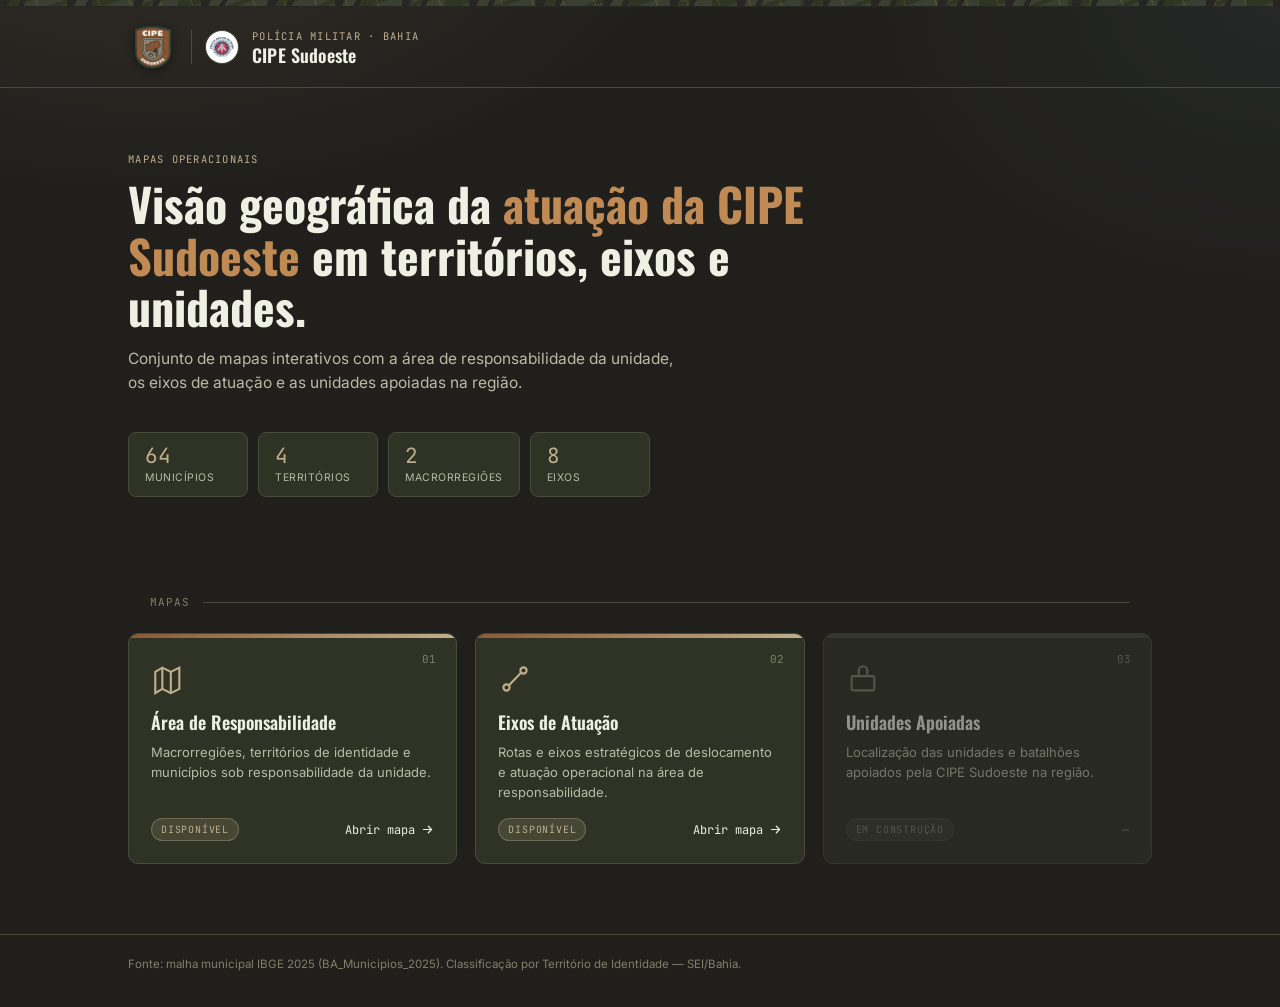
<file: index.html>
<!DOCTYPE html>
<html lang="pt-BR">
<head>
<meta charset="UTF-8">
<meta name="viewport" content="width=device-width, initial-scale=1.0">
<title>CIPE Sudoeste — Mapas Operacionais</title>
<link rel="preconnect" href="https://fonts.googleapis.com">
<link href="https://fonts.googleapis.com/css2?family=Oswald:wght@500;600;700&family=Inter:wght@400;500;600&family=JetBrains+Mono:wght@400;500&display=swap" rel="stylesheet">
<link rel="stylesheet" href="styles.css">
</head>
<body class="page-home">

<div class="camo-trim camo-bg"></div>
<header class="site-header">
  <div class="wrap">
    <img class="logo-cipe" src="img/logo-cipe.png" alt="CIPE Sudoeste">
    <div class="brand-divider"></div>
    <div class="logo-pmba-chip"><img src="img/logo-pmba.png" alt="Polícia Militar da Bahia"></div>
    <div class="brand-text">
      <div class="eyebrow">Polícia Militar · Bahia</div>
      <div class="title">CIPE Sudoeste</div>
    </div>
  </div>
</header>

<div class="wrap">
  <section class="hero">
    <div class="eyebrow">Mapas Operacionais</div>
    <h1>Visão geográfica da <em>atuação da CIPE Sudoeste</em> em territórios, eixos e unidades.</h1>
    <p>Conjunto de mapas interativos com a área de responsabilidade da unidade, os eixos de atuação e as unidades apoiadas na região.</p>

    <div class="hero-stats">
      <div class="hstat"><div class="n">64</div><div class="l">Municípios</div></div>
      <div class="hstat"><div class="n">4</div><div class="l">Territórios</div></div>
      <div class="hstat"><div class="n">2</div><div class="l">Macrorregiões</div></div>
      <div class="hstat"><div class="n">8</div><div class="l">Eixos</div></div>
    </div>
  </section>

  <div class="section-label with-rule">Mapas</div>

  <div class="grid">

    <div class="card active">
      <a class="card-link" href="area-responsabilidade.html" aria-label="Abrir mapa Área de Responsabilidade"></a>
      <div class="card-no">01</div>
      <svg class="card-icon" viewBox="0 0 24 24" fill="none" stroke="currentColor" stroke-width="1.5">
        <path d="M3 7l5-3 6 3 6-3v15l-6 3-6-3-5 3V7z"/>
        <path d="M8 4v15M14 7v15"/>
      </svg>
      <h3>Área de Responsabilidade</h3>
      <p>Macrorregiões, territórios de identidade e municípios sob responsabilidade da unidade.</p>
      <div class="card-foot">
        <span class="badge live">Disponível</span>
        <span class="go">Abrir mapa
          <svg viewBox="0 0 16 16" fill="none"><path d="M3 8h10M9 4l4 4-4 4" stroke="currentColor" stroke-width="1.5" stroke-linecap="round" stroke-linejoin="round"/></svg>
        </span>
      </div>
    </div>

    <div class="card active">
      <a class="card-link" href="eixos-atuacao.html" aria-label="Abrir mapa Eixos de Atuação"></a>
      <div class="card-no">02</div>
      <svg class="card-icon" viewBox="0 0 24 24" fill="none" stroke="currentColor" stroke-width="1.5">
        <circle cx="6" cy="18" r="2.2"/>
        <circle cx="18" cy="6" r="2.2"/>
        <path d="M7.6 16.6L16.4 7.4"/>
      </svg>
      <h3>Eixos de Atuação</h3>
      <p>Rotas e eixos estratégicos de deslocamento e atuação operacional na área de responsabilidade.</p>
      <div class="card-foot">
        <span class="badge live">Disponível</span>
        <span class="go">Abrir mapa
          <svg viewBox="0 0 16 16" fill="none"><path d="M3 8h10M9 4l4 4-4 4" stroke="currentColor" stroke-width="1.5" stroke-linecap="round" stroke-linejoin="round"/></svg>
        </span>
      </div>
    </div>

    <div class="card disabled">
      <div class="card-no">03</div>
      <svg class="card-icon" viewBox="0 0 24 24" fill="none" stroke="currentColor" stroke-width="1.5">
        <rect x="4" y="10" width="16" height="10" rx="1"/>
        <path d="M9 10V6a3 3 0 016 0v4"/>
      </svg>
      <h3>Unidades Apoiadas</h3>
      <p>Localização das unidades e batalhões apoiados pela CIPE Sudoeste na região.</p>
      <div class="card-foot">
        <span class="badge soon">Em construção</span>
        <span class="go" style="color:var(--ink-faint)">—</span>
      </div>
    </div>

  </div>
</div>

<footer class="site-footer">
  <div class="wrap">
    Fonte: malha municipal IBGE 2025 (BA_Municipios_2025). Classificação por Território de Identidade — SEI/Bahia.
  </div>
</footer>

</body>
</html>
</file>
<file: styles.css>
/* =========================================================
   CIPE SUDOESTE — IDENTIDADE VISUAL
   Paleta extraída do padrão MARPAT digital (woodland) e do
   brasão da unidade. Nenhum bitmap é usado para textura —
   o efeito de camuflagem é inteiramente gerado por gradientes
   CSS (ver .camo-bg). Construído mobile-first: o estilo base
   é o de telas pequenas; @media (min-width) acrescenta o
   layout de telas largas.
   ========================================================= */

:root{
  /* --- Base MARPAT (extraída por clustering da amostra de tecido) --- */
  --camo-black:  #272622;
  --camo-dark:   #3a4031;
  --camo-mid:    #5c6650;
  --camo-khaki:  #8e7d62;
  --camo-khaki-l:#a8967a;

  /* --- Superfícies da interface, derivadas da base MARPAT --- */
  --bg:          #211f1c;
  --bg-panel:    #2f3326;
  --bg-panel-2:  #3a4030;
  --line:        #454c3a;
  --line-soft:   rgba(168,150,122,.16);

  /* --- Tipografia --- */
  --ink:         #eef0e4;
  --ink-muted:   #b7bba6;
  --ink-faint:   #7c8268;

  /* --- Acentos extraídos do brasão da CIPE Sudoeste --- */
  --cipe-brown:  #8a5a35;
  --cipe-brown-l:#c08a55;
  --cipe-green:  #33493d;
  --accent:      #bfae8c;
  --accent-dim:  #8e7d62;

  /* --- Territórios de identidade (mapa) --- */
  --t-paramirim:  #c9863f;
  --t-velhochico: #4a93a8;
  --t-sertao:     #93a84f;
  --t-sudoeste:   #8a5380;

  --font-display:'Oswald', sans-serif;
  --font-body:   'Inter', sans-serif;
  --font-mono:   'JetBrains Mono', monospace;

  --topbar-h: 56px;
  --sheet-peek: 60px;
}

*{box-sizing:border-box;}
html,body{margin:0;min-height:100%;font-family:var(--font-body);background:var(--bg);color:var(--ink);
  -webkit-tap-highlight-color:transparent;}
button{font-family:inherit;}

/* =========================================================
   PADRÃO DE CAMUFLAGEM — 100% CSS, sem imagem
   ========================================================= */
.camo-bg{
  background-color: var(--camo-dark);
  background-image:
    linear-gradient(115deg, var(--camo-black) 0 9px, transparent 9px 19px, var(--camo-black) 19px 24px, transparent 24px 37px),
    linear-gradient(25deg,  var(--camo-khaki) 0 6px, transparent 6px 17px, var(--camo-khaki) 17px 21px, transparent 21px 33px),
    linear-gradient(160deg, var(--camo-mid)   0 11px, transparent 11px 22px, var(--camo-mid) 22px 26px, transparent 26px 41px),
    linear-gradient(70deg,  var(--camo-khaki-l) 0 4px, transparent 4px 14px, var(--camo-khaki-l) 14px 16px, transparent 16px 29px);
  background-size: 67px 67px, 41px 41px, 89px 89px, 31px 31px;
  background-blend-mode: normal, overlay, soft-light, overlay;
}
.camo-trim{height:7px;flex:none;}
.camo-trim.camo-bg{border-bottom:1px solid var(--camo-black);}

/* =========================================================
   TIPOGRAFIA UTILITÁRIA
   ========================================================= */
.eyebrow{
  font-family:var(--font-mono);
  font-size:10.5px;
  letter-spacing:.12em;
  color:var(--accent);
  text-transform:uppercase;
}
.title{
  font-family:var(--font-display);
  font-size:18px;
  font-weight:600;
  letter-spacing:.01em;
  line-height:1.15;
  margin-top:2px;
}
.section-label{
  font-family:var(--font-mono);
  font-size:11px;
  letter-spacing:.1em;
  text-transform:uppercase;
  color:var(--ink-faint);
}

/* =========================================================
   BOTÃO HOME (reutilizado na topbar mobile e na brand desktop)
   ========================================================= */
.home-btn{
  flex:none;
  width:34px;height:34px;
  display:flex;align-items:center;justify-content:center;
  border:1px solid var(--line);
  border-radius:6px;
  color:var(--ink-muted);
  text-decoration:none;
  transition:border-color .15s ease, color .15s ease, background .15s ease;
}
.home-btn:hover{border-color:var(--cipe-brown-l);color:var(--accent);background:var(--bg-panel);}
.home-btn svg{width:16px;height:16px;}

.logo-pmba-chip{
  flex:none;
  width:30px;height:30px;
  background:#fff;
  border-radius:50%;
  display:flex;align-items:center;justify-content:center;
  padding:4px;
  box-shadow:0 0 0 1px var(--line);
}
.logo-pmba-chip img{width:100%;height:100%;object-fit:contain;}

/* =========================================================
   PÁGINA INICIAL (index.html) — grid mobile-first
   ========================================================= */
body.page-home{
  background-image:
    radial-gradient(ellipse 900px 500px at 12% -10%, rgba(191,174,140,.10), transparent 60%),
    radial-gradient(ellipse 700px 500px at 100% 0%, rgba(74,147,168,.08), transparent 60%);
}
.wrap{max-width:1080px;margin:0 auto;padding:0 20px;}

header.site-header{border-bottom:1px solid var(--line);padding:16px 0;}
header.site-header .wrap{display:flex;align-items:center;gap:14px;}
.logo-cipe{height:40px;width:auto;flex:none;filter:drop-shadow(0 2px 5px rgba(0,0,0,.45));}
.brand-divider{width:1px;height:34px;background:var(--line);flex:none;}

.hero{padding:40px 0 32px;}
.hero .eyebrow{margin-bottom:12px;}
.hero h1{
  font-family:var(--font-display);
  font-size:30px;
  font-weight:700;
  line-height:1.12;
  margin:0 0 14px;
  max-width:720px;
  color:var(--ink);
}
.hero h1 em{color:var(--cipe-brown-l);font-style:normal;}
.hero p{font-size:14.5px;color:var(--ink-muted);max-width:560px;line-height:1.6;margin:0;}

.hero-stats{display:flex;gap:10px;margin-top:26px;flex-wrap:wrap;}
.hstat{border:1px solid var(--line);background:var(--bg-panel);border-radius:8px;padding:12px 16px;flex:1;min-width:96px;}
.hstat .n{font-family:var(--font-mono);font-size:21px;color:var(--accent);line-height:1;}
.hstat .l{font-size:10.5px;color:var(--ink-muted);text-transform:uppercase;letter-spacing:.05em;margin-top:5px;}

.section-label.with-rule{margin:38px 0 16px;display:flex;align-items:center;gap:12px;}
.section-label.with-rule::after{content:"";flex:1;height:1px;background:var(--line);}

.grid{display:grid;grid-template-columns:1fr;gap:14px;padding-bottom:50px;}

.card{
  position:relative;
  border:1px solid var(--line);
  background:var(--bg-panel);
  border-radius:10px;
  padding:20px;
  display:flex;
  flex-direction:column;
  min-height:200px;
  overflow:hidden;
  transition:border-color .18s ease, transform .18s ease, background .18s ease;
}
.card::before{content:"";position:absolute;top:0;left:0;right:0;height:4px;}
.card.active::before{background:linear-gradient(90deg, var(--cipe-brown), var(--accent));}
.card.disabled::before{background:var(--line);}
.card.active{cursor:pointer;}
.card.active:hover{border-color:var(--cipe-brown-l);transform:translateY(-2px);background:var(--bg-panel-2);}
.card.disabled{opacity:.55;}

.card-icon{width:34px;height:34px;margin-bottom:16px;margin-top:6px;color:var(--accent);}
.card.disabled .card-icon{color:var(--ink-faint);}
.card-no{position:absolute;top:18px;right:20px;font-family:var(--font-mono);font-size:11px;color:var(--ink-faint);}
.card h3{font-family:var(--font-display);font-size:18px;font-weight:600;margin:0 0 8px;line-height:1.2;color:var(--ink);}
.card p{font-size:13px;color:var(--ink-muted);line-height:1.55;margin:0;flex:1;}

.card-foot{margin-top:16px;display:flex;align-items:center;justify-content:space-between;}
.badge{font-family:var(--font-mono);font-size:10px;letter-spacing:.08em;text-transform:uppercase;padding:4px 9px;border-radius:20px;}
.badge.live{background:rgba(191,174,140,.16);color:var(--accent);border:1px solid rgba(191,174,140,.35);}
.badge.soon{background:rgba(143,166,181,.08);color:var(--ink-faint);border:1px solid var(--line);}

.go{font-family:var(--font-mono);font-size:12px;color:var(--ink);display:flex;align-items:center;gap:6px;}
.card.active:hover .go{color:var(--cipe-brown-l);}
.go svg{width:13px;height:13px;transition:transform .18s ease;}
.card.active:hover .go svg{transform:translateX(3px);}

a.card-link{position:absolute;inset:0;}

footer.site-footer{border-top:1px solid var(--line);padding:20px 0 32px;font-size:11.5px;color:var(--ink-faint);line-height:1.7;}

@media (min-width:560px){
  .grid{grid-template-columns:1fr 1fr;}
}
@media (min-width:840px){
  .wrap{padding:0 28px;}
  header.site-header{padding:18px 0;}
  .logo-cipe{height:52px;}
  .hero{padding:64px 0 40px;}
  .hero h1{font-size:46px;}
  .hero p{font-size:15.5px;}
  .hero-stats{margin-top:36px;}
  .hstat{min-width:120px;flex:none;}
  .grid{grid-template-columns:repeat(3, 1fr);gap:18px;padding-bottom:70px;}
  .card{min-height:230px;padding:22px;}
}

/* =========================================================
   APLICAÇÃO DE MAPA — mobile-first
   Base: mapa em tela cheia, topbar fina fixa no alto,
   painel de filtros como gaveta (sheet) que sobe do rodapé.
   Acima de 760px: topbar desaparece, a gaveta se transforma
   em barra lateral fixa, lado a lado com o mapa.
   ========================================================= */
#app{display:flex;height:100vh;width:100vw;overflow:hidden;flex-direction:column;}
#app-body{display:flex;flex:1;min-height:0;position:relative;flex-direction:column;}

/* --- topbar (mobile) --- */
.topbar{
  flex:none;
  height:var(--topbar-h);
  display:flex;
  align-items:center;
  gap:10px;
  padding:0 12px;
  background:var(--bg);
  border-bottom:1px solid var(--line);
  z-index:1500;
}
.logo-cipe-sm{height:28px;width:auto;flex:none;}
.topbar-text{flex:1;min-width:0;}
.topbar-text .eyebrow{font-size:9px;}
.topbar-text .title{font-size:14px;margin-top:0;white-space:nowrap;overflow:hidden;text-overflow:ellipsis;}

/* --- mapa --- */
#map-wrap{flex:1;position:relative;min-height:0;}
#map{position:absolute;inset:0;background:#1c1b17;}

.map-title-overlay{display:none;}

.hud{
  display:none;
  position:absolute;left:16px;bottom:16px;
  font-family:var(--font-mono);font-size:11.5px;color:var(--ink-muted);
  background:rgba(33,31,28,.85);
  border:1px solid var(--line);
  border-radius:6px;padding:8px 12px;z-index:1200;
  pointer-events:none;backdrop-filter:blur(2px);
}
.hud span{color:var(--accent);}

/* --- seletor de mapa-base --- */
.layer-btn{
  position:absolute;top:14px;right:14px;z-index:1300;
  width:42px;height:42px;
  display:flex;align-items:center;justify-content:center;
  background:rgba(33,31,28,.9);
  border:1px solid var(--line);
  border-radius:9px;
  color:var(--ink-muted);
  cursor:pointer;
  backdrop-filter:blur(3px);
  transition:color .15s ease, border-color .15s ease;
}
.layer-btn:hover, .layer-btn.open{color:var(--accent);border-color:var(--cipe-brown-l);}
.layer-btn svg{width:19px;height:19px;}

.layer-panel{
  position:absolute;top:62px;right:14px;z-index:1300;
  background:var(--bg-panel);
  border:1px solid var(--line);
  border-radius:10px;
  padding:7px;
  min-width:172px;
  display:none;
  flex-direction:column;
  gap:2px;
  box-shadow:0 10px 26px rgba(0,0,0,.4);
}
.layer-panel.open{display:flex;}
.layer-option{
  display:flex;align-items:center;gap:10px;
  padding:8px 9px;border-radius:6px;cursor:pointer;
  font-size:12.5px;color:var(--ink-muted);
  transition:background .12s ease;
}
.layer-option:hover{background:var(--bg-panel-2);}
.layer-option.active{color:var(--ink);background:var(--bg-panel-2);}
.layer-swatch{width:13px;height:13px;border-radius:3px;flex:none;border:1px solid rgba(255,255,255,.15);}

/* --- controles do Leaflet: afastados da gaveta no mobile --- */
.leaflet-bottom{margin-bottom:calc(var(--sheet-peek) + 18px) !important;}

/* =========================================================
   GAVETA DE FILTROS (sheet) — mobile
   ========================================================= */
#sidebar{
  position:fixed;
  left:0;right:0;bottom:0;
  z-index:2000;
  background:var(--bg);
  border-top:1px solid var(--line);
  border-radius:16px 16px 0 0;
  box-shadow:0 -10px 30px rgba(0,0,0,.45);
  display:flex;
  flex-direction:column;
  max-height:78vh;
  transform:translateY(calc(100% - var(--sheet-peek)));
  transition:transform .28s cubic-bezier(.32,.72,0,1);
}
#sidebar.expanded{transform:translateY(0);}

.sheet-handle{
  flex:none;
  height:var(--sheet-peek);
  display:flex;
  align-items:center;
  gap:10px;
  padding:0 18px;
  cursor:pointer;
}
.sheet-handle-bar{
  position:absolute;top:7px;left:50%;
  width:36px;height:4px;
  background:var(--line);
  border-radius:3px;
  transform:translateX(-50%);
}
.sheet-handle .swatch-stack{display:flex;flex:none;}
.sheet-handle .swatch-stack span{width:9px;height:9px;border-radius:50%;margin-left:-3px;border:1.5px solid var(--bg);}
.sheet-handle .swatch-stack span:first-child{margin-left:0;}
.sheet-handle-label{flex:1;font-size:13px;font-weight:500;color:var(--ink);}
.sheet-handle-label small{display:block;font-family:var(--font-mono);font-size:10.5px;color:var(--ink-faint);font-weight:400;margin-top:1px;}
.sheet-chev{width:13px;height:13px;color:var(--ink-faint);transition:transform .25s ease;flex:none;}
#sidebar.expanded .sheet-chev{transform:rotate(180deg);}

.sheet-scroll{flex:1;min-height:0;overflow-y:auto;-webkit-overflow-scrolling:touch;}
.sheet-scroll::-webkit-scrollbar{width:8px;}
.sheet-scroll::-webkit-scrollbar-thumb{background:var(--line);border-radius:4px;}

.brand{display:none;}

.page-head{padding:8px 22px 6px;}
.page-head .eyebrow{color:var(--ink-faint);}
.page-head h1{
  font-family:var(--font-display);
  font-size:23px;
  font-weight:600;
  margin:4px 0 2px;
  line-height:1.1;
  color:var(--ink);
}
.page-head p{font-size:13px;color:var(--ink-muted);margin:0 0 4px;line-height:1.5;}

.stat-row{display:flex;gap:10px;padding:14px 22px 4px;}
.stat{flex:1;background:var(--bg-panel);border:1px solid var(--line);border-radius:6px;padding:10px 12px;}
.stat .n{font-family:var(--font-mono);font-size:20px;color:var(--accent);line-height:1;}
.stat .l{font-size:10.5px;color:var(--ink-muted);margin-top:4px;text-transform:uppercase;letter-spacing:.04em;}

.section-label{padding:20px 22px 8px;}

/* --- árvore de filtro --- */
.tree{padding:0 14px 10px;}
.macro-block{margin-bottom:6px;}

.row{display:flex;align-items:center;gap:9px;padding:9px 8px;border-radius:6px;cursor:pointer;user-select:none;transition:background .12s ease;}
.row:hover{background:var(--bg-panel);}
.row.macro-row{font-family:var(--font-display);font-size:13.5px;letter-spacing:.03em;font-weight:600;}
.row.terr-row{padding-left:30px;font-size:13px;}

.chev{width:10px;height:10px;flex:none;transition:transform .15s ease;color:var(--ink-faint);}
.chev.collapsed{transform:rotate(-90deg);}

input[type=checkbox]{
  appearance:none;
  width:17px;height:17px;flex:none;
  border:1.5px solid var(--ink-faint);
  border-radius:4px;
  background:transparent;
  cursor:pointer;
  position:relative;
  top:-1px;
}
input[type=checkbox]:checked{background:var(--cipe-brown-l);border-color:var(--cipe-brown-l);}
input[type=checkbox]:checked::after{
  content:"";
  position:absolute;left:5px;top:1px;
  width:4px;height:9px;
  border:solid var(--bg);
  border-width:0 2px 2px 0;
  transform:rotate(45deg);
}
input[type=checkbox].indeterminate{background:var(--cipe-brown);border-color:var(--cipe-brown);}
input[type=checkbox].indeterminate::after{
  content:"";
  position:absolute;left:4px;top:7px;
  width:7px;height:2px;
  background:var(--bg);
  border:none;
}

.swatch{width:11px;height:11px;border-radius:2.5px;flex:none;}
.row-name{flex:1;}
.row-count{font-family:var(--font-mono);font-size:11px;color:var(--ink-faint);}
.terr-list{overflow:hidden;}

/* --- legenda --- */
.legend{margin:6px 22px 18px;padding:14px 14px 12px;background:var(--bg-panel);border:1px solid var(--line);border-radius:8px;}
.legend-title{font-family:var(--font-mono);font-size:10px;letter-spacing:.1em;text-transform:uppercase;color:var(--ink-faint);margin-bottom:10px;}
.legend-item{display:flex;align-items:center;gap:9px;font-size:12.5px;padding:4px 0;color:var(--ink-muted);}
.legend-item b{color:var(--ink);font-weight:500;}

.sidebar-foot{padding:14px 22px 24px;border-top:1px solid var(--line);font-size:11px;color:var(--ink-faint);line-height:1.6;}

/* --- popups e rótulos do Leaflet --- */
.leaflet-container{background:#1c1b17;font-family:var(--font-body);}
.leaflet-control-zoom a{background:var(--bg-panel) !important;color:var(--ink) !important;border-color:var(--line) !important;}
.leaflet-control-zoom a:hover{background:var(--bg-panel-2) !important;}
.leaflet-control-attribution{background:rgba(33,31,28,.7) !important;color:var(--ink-faint) !important;font-size:10px !important;}
.leaflet-control-attribution a{color:var(--ink-muted) !important;}
.leaflet-bar{border:1px solid var(--line) !important;}

.leaflet-popup-content-wrapper{background:var(--bg-panel);color:var(--ink);border-radius:8px;border:1px solid var(--line);}
.leaflet-popup-tip{background:var(--bg-panel);}
.leaflet-popup-content{margin:14px 16px;min-width:200px;}
.pop-terr{font-family:var(--font-mono);font-size:10px;letter-spacing:.08em;text-transform:uppercase;margin-bottom:4px;}
.pop-name{font-family:var(--font-display);font-size:17px;font-weight:600;margin-bottom:8px;}
.pop-row{display:flex;justify-content:space-between;font-size:12px;color:var(--ink-muted);padding:3px 0;border-top:1px solid var(--line);}
.pop-row span:last-child{font-family:var(--font-mono);color:var(--ink);}

.muni-label{
  font-family:var(--font-body);
  font-size:10.5px;
  font-weight:600;
  color:#f4f2ea;
  text-shadow:
    -1px -1px 1px rgba(15,14,12,.9),
     1px -1px 1px rgba(15,14,12,.9),
    -1px  1px 1px rgba(15,14,12,.9),
     1px  1px 1px rgba(15,14,12,.9);
  white-space:nowrap;
  pointer-events:none;
  text-align:center;
  transform:translate(-50%,-50%);
}

/* =========================================================
   TELAS LARGAS (≥760px): barra lateral fixa lado a lado
   ========================================================= */
@media (min-width:760px){
  :root{ --sheet-peek:0px; }

  .topbar{display:none;}
  .leaflet-bottom{margin-bottom:10px !important;}

  #app-body{flex-direction:row;}

  #sidebar{
    position:static;
    width:336px;
    min-width:336px;
    height:auto;
    max-height:none;
    transform:none;
    border-radius:0;
    box-shadow:none;
    border-top:none;
    border-right:1px solid var(--line);
    overflow-y:visible;
  }
  .sheet-handle{display:none;}
  .sheet-scroll{overflow-y:auto;}

  .brand{
    display:flex;
    padding:22px 22px 18px;
    border-bottom:1px solid var(--line);
    align-items:center;
    gap:14px;
  }
  .logo-cipe{height:44px;}
  .logo-pmba-chip{width:32px;height:32px;}

  .page-head{padding:18px 22px 6px;}
  .page-head h1{font-size:26px;}

  .sidebar-foot{margin-top:auto;}

  #map-wrap{flex:1;}
  .map-title-overlay{
    display:block;
    position:absolute;top:16px;left:16px;z-index:1200;
    background:rgba(33,31,28,.85);
    border:1px solid var(--line);
    border-radius:6px;padding:8px 14px;
    font-family:var(--font-mono);font-size:11px;letter-spacing:.08em;
    color:var(--ink-muted);text-transform:uppercase;
  }
  .map-title-overlay b{color:var(--cipe-brown-l);}

  .hud{display:block;bottom:16px;left:16px;}

  .layer-btn{top:16px;}
  .layer-panel{top:64px;}
}
</file>
